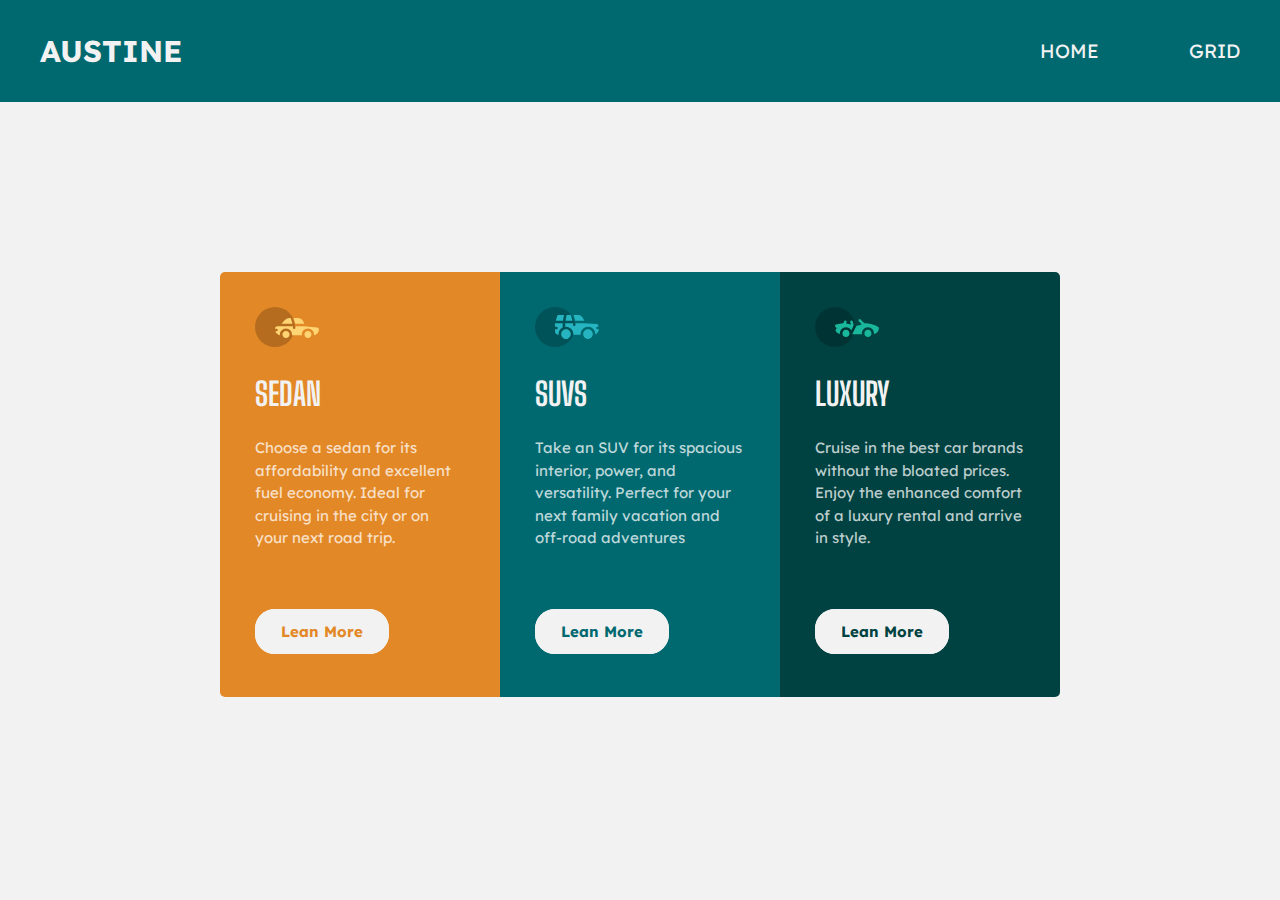
<file: index.html>
<!DOCTYPE html>
<html lang="en">
<head>
    <meta charset="UTF-8">
    <meta http-equiv="X-UA-Compatible" content="IE=edge">
    <meta name="viewport" content="width=device-width, initial-scale=1.0">
    <title>Flex box layout</title>
    <link rel="shortcut icon" href="img/favicon-32x32.png" type="image/x-icon">
    <link rel="stylesheet" href="css/styles.css">
</head>
<body>
    <header>
        <div class="header-container">
            <h1>AUSTINE</h1>
            <nav>
                <ul>
                    <li><a href="./index.html">HOME</a></li>
                    <li><a href="./grid.html">GRID</a></li>
                </ul>
            </nav>
        </div>
    </header>
    <main>
        <section id="products">
                <div class="product-item sedan">
                    <img src="img/icon-sedans.svg" alt="picture of sedan car">
                    <h2>SEDAN</h2>
                    <p>
                        Choose a sedan for its affordability and excellent fuel economy.
                        Ideal for cruising in the city or on your next road trip.
                    </p>
                    <a href="#" class="btn">Lean More</a>
                </div>
                <div class="product-item suv">
                    <img src="img/icon-suvs.svg" alt="picture of suv car">
                    <h2>SUVS</h2>
                    <p>
                        Take an SUV for its spacious interior, power, and versatility.
                        Perfect for your next family vacation and off-road adventures
                    </p>
                    <a href="#" class="btn">Lean More</a>
                </div>
                <div class="product-item luxury">
                    <img src="img/icon-luxury.svg" alt="picture of luxury car">
                    <h2>LUXURY</h2>
                    <p>
                        Cruise in the best car brands without the bloated prices.
                        Enjoy the enhanced comfort of a luxury rental and arrive in style.
                    </p>
                    <a href="#" class="btn">Lean More</a>
                </div>
        </section>
    </main>
</body>
</html>
</file>
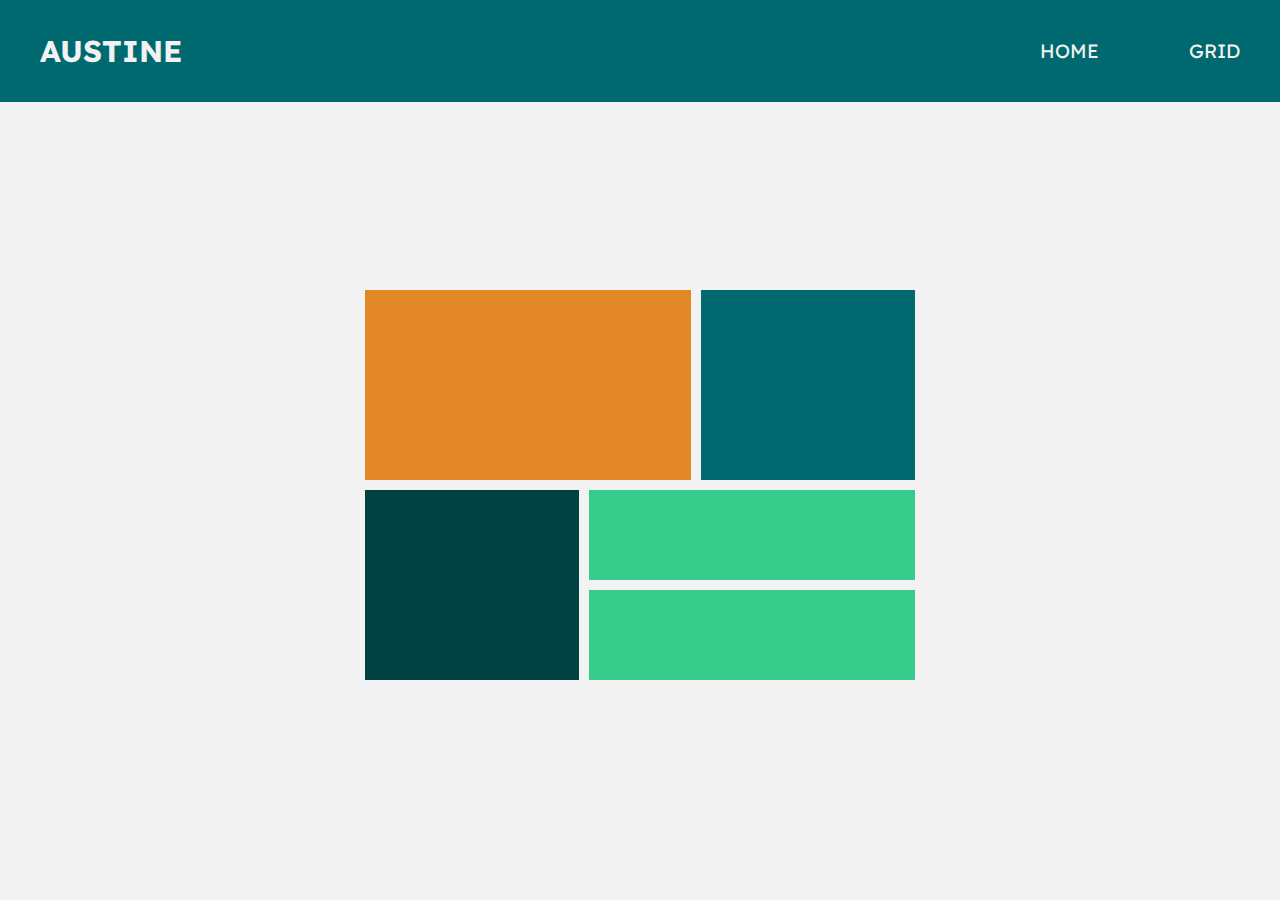
<file: grid.html>
<!DOCTYPE html>
<html lang="en">
<head>
    <meta charset="UTF-8">
    <meta http-equiv="X-UA-Compatible" content="IE=edge">
    <meta name="viewport" content="width=device-width, initial-scale=1.0">
    <title>Grid layout</title>
    <link rel="shortcut icon" href="img/favicon-32x32.png" type="image/x-icon">
    <link rel="stylesheet" href="css/styles.css">
    <link rel="stylesheet" href="css/grid.css">
</head>
<body>
    <header>
        <div class="header-container">
            <h1>AUSTINE</h1>
            <nav>
                <ul>
                    <li><a href="./index.html">HOME</a></li>
                    <li><a href="./grid.html">GRID</a></li>
                </ul>
            </nav>
        </div>
    </header>
    <main>
       <section id="grid-layout">
            <div class="item-a"></div>
            <div class="item-b"></div>
            <div class="item-c"></div>
            <div class="item-d"></div>
            <div class="item-e"></div>
       </section>
    </main>
</body>
</html>
</file>
<file: css/styles.css>
@import url('https://fonts.googleapis.com/css2?family=Lexend+Deca&display=swap');
@import url('https://fonts.googleapis.com/css2?family=Big+Shoulders+Display:wght@700&display=swap');

* {
    box-sizing: border-box;
    margin: 0;
    padding: 0;
}

:root {
    --bright-orange: hsl(31, 77%, 52%);
    --dark-cyan: hsl(184, 100%, 22%);
    --very-dark-cyan: hsl(179, 100%, 13%);
    --transparent-white: hsla(0, 0%, 100%, 0.75);
    --very-light-gray: hsl(0, 0%, 95%);
    --green: hsl(154, 59%, 51%);
}

body {
    font-size: 15px;
    font-family: 'Lexend Deca', sans-serif;
    background-color: var(--very-light-gray);
}

header {
    background-color: var(--dark-cyan);
    color: var(--very-light-gray);
    padding: 2rem 0.8rem;
}

/* flex box */

.header-container {
    display: flex;
    justify-content: space-between;
    align-items: center;
    max-width: 1200px;
    margin: auto;
}

nav ul{
    list-style: none;
    display: flex;
    justify-content: space-between;
    width: 200px;
}

nav a {
    font-size: 1.2rem;
    color: var(--very-light-gray);
    text-decoration: none;
}

nav a:hover {
    opacity: 0.80;
}

main {
    display: flex;
    justify-content: center;
    align-items: center;
    min-height: 85vh;
    padding: 1rem 0;
}

#products {
    display: flex;
}

.product-item {
    width: 280px;
    padding: 2.2rem 2.2rem 3.5rem;
}

.product-item h2 {
    color: var(--very-light-gray);
    margin: 1.5rem 0;
    font-size: 2rem;
    font-family: 'Big Shoulders Display', cursive;
}

.product-item p {
    color: var(--transparent-white);
    line-height: 1.5;
    margin-bottom: 4.5rem;
}

a.btn {
    background-color: var(--very-light-gray);
    border: 2px solid var(--very-light-gray);
    border-radius: 20px;
    font-weight: bold;
    padding: 0.7rem 1.5rem;
    text-decoration: none;
}

a.btn:hover {
    background-color: transparent;
    color: var(--very-light-gray) !important;
    transition: all 0.3s;
}

.sedan {
    background-color: var(--bright-orange);
    border-radius: 5px 0 0 5px;
}

.sedan a.btn {
    color: var(--bright-orange);
}

.suv {
    background-color: var(--dark-cyan);
}

.suv a.btn {
    color: var(--dark-cyan);
}

.luxury {
    background-color: var(--very-dark-cyan);
    border-radius: 0 5px 5px 0;
}

.luxury a.btn {
    color: var(--very-dark-cyan);
}

@media(max-width:850px) {
    nav ul {
        width: 120px;
    }
    #products {
        flex-direction: column;
    }
    .product-item {
        width: 95%;
        margin: auto;
    }
    .sedan {
        border-radius: 5px 5px 0 0;
    }
    .luxury {
        border-radius: 0 0 5px 5px;
    }
}
</file>
<file: css/grid.css>
/* grid */

#grid-layout {
    width: 550px;
    display: grid;
    grid-auto-rows: 90px;
    grid-template-areas: 
     'a a a b b'
     'a a a b b'
     'c c d d d'
     'c c e e e'
    ;
    gap: 10px;
}

.item-a {
    grid-area: a;
    background-color: var(--bright-orange);
    grid-row: 1 / span 2;
}

.item-b {
    grid-area: b;
    background-color: var(--dark-cyan);
    grid-row: 1 / span 2;
}

.item-c {
    grid-area: c;
    background-color: var(--very-dark-cyan);
}

.item-d {
    grid-area: d;
    background-color: var(--green);
}

.item-e {
    grid-area: e;
    background-color: var(--green);
}

/* responsiveness */

@media(max-width: 570px) {
    #grid-layout {
        width: 90%;
        display: grid;
        grid-template-areas: 
         'a'
         'b'
         'c'
         'd'
         'e'
        ;
    }

    /* .item-a {
        grid-row: 1/2;
    }
    .item-b {
        grid-row: 2/3;
    } */

    .item-a,
    .item-b {
        grid-row: unset;
    }
}
</file>
